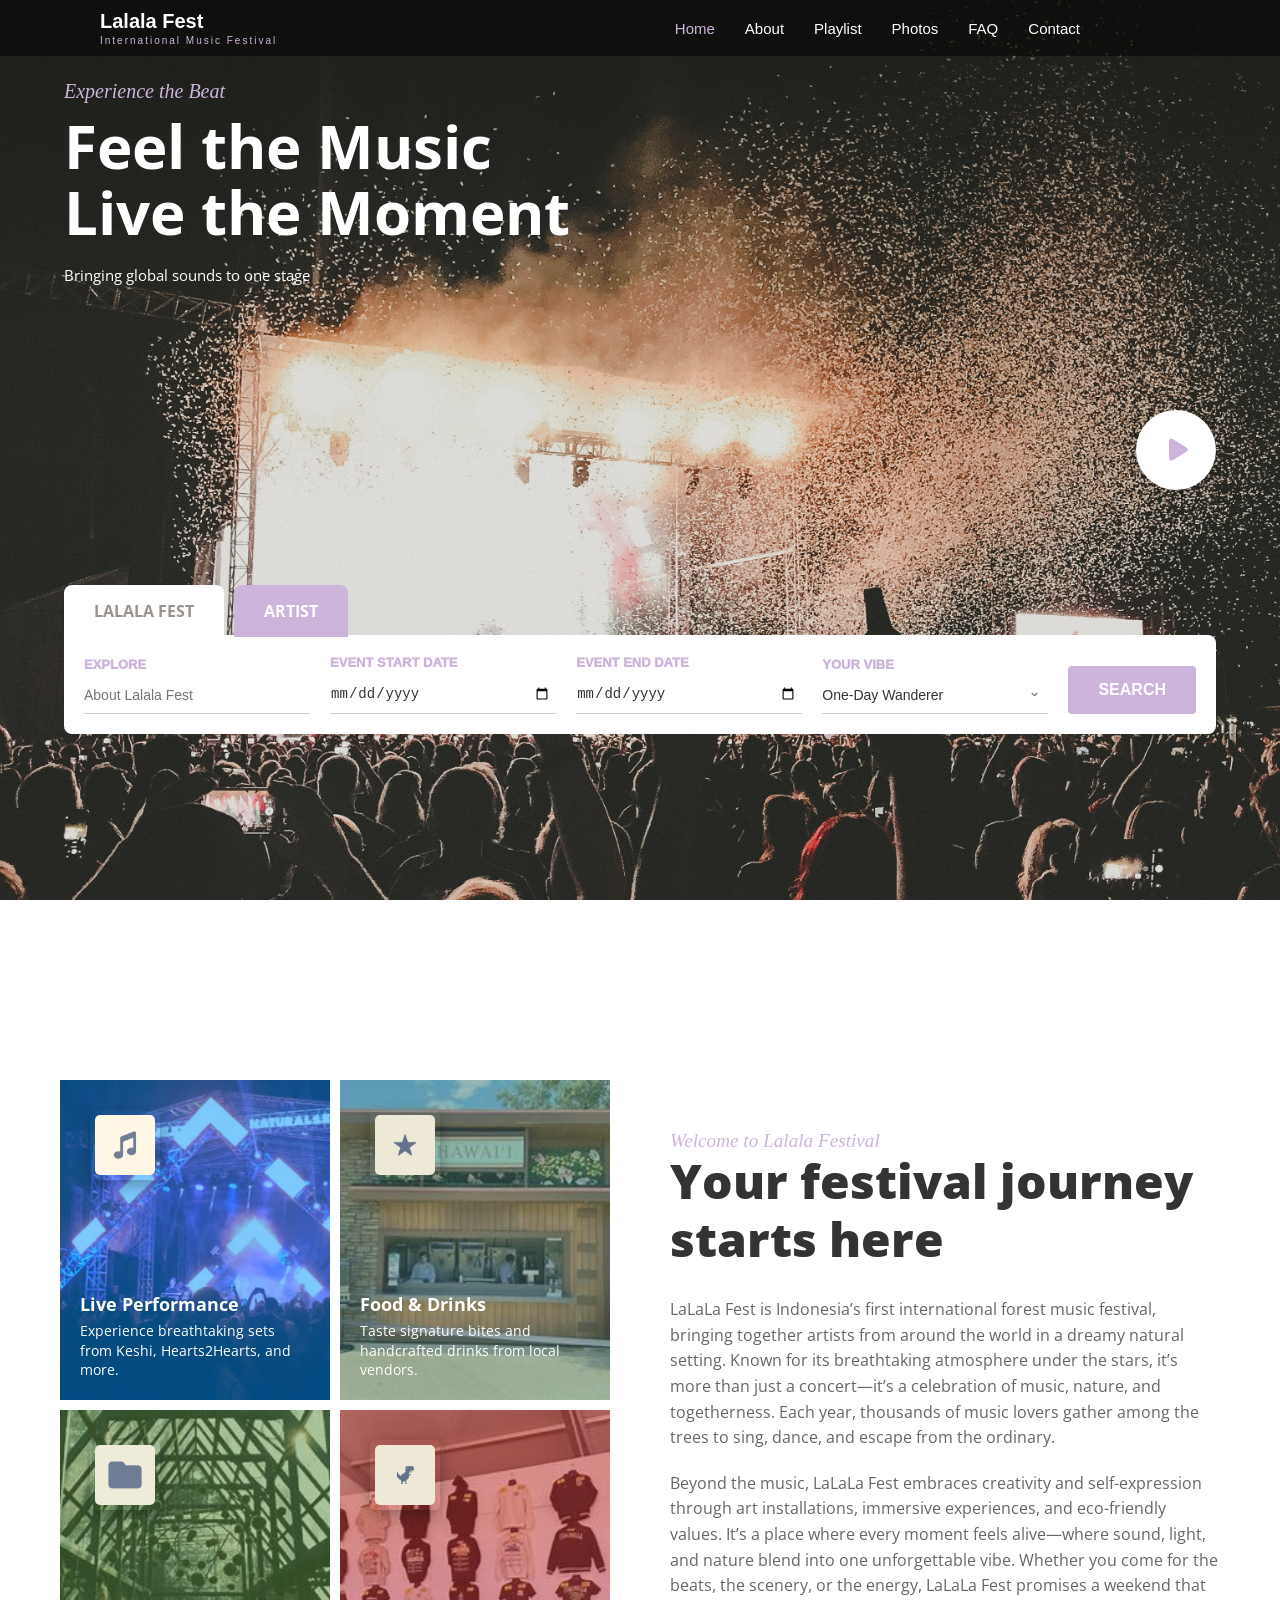
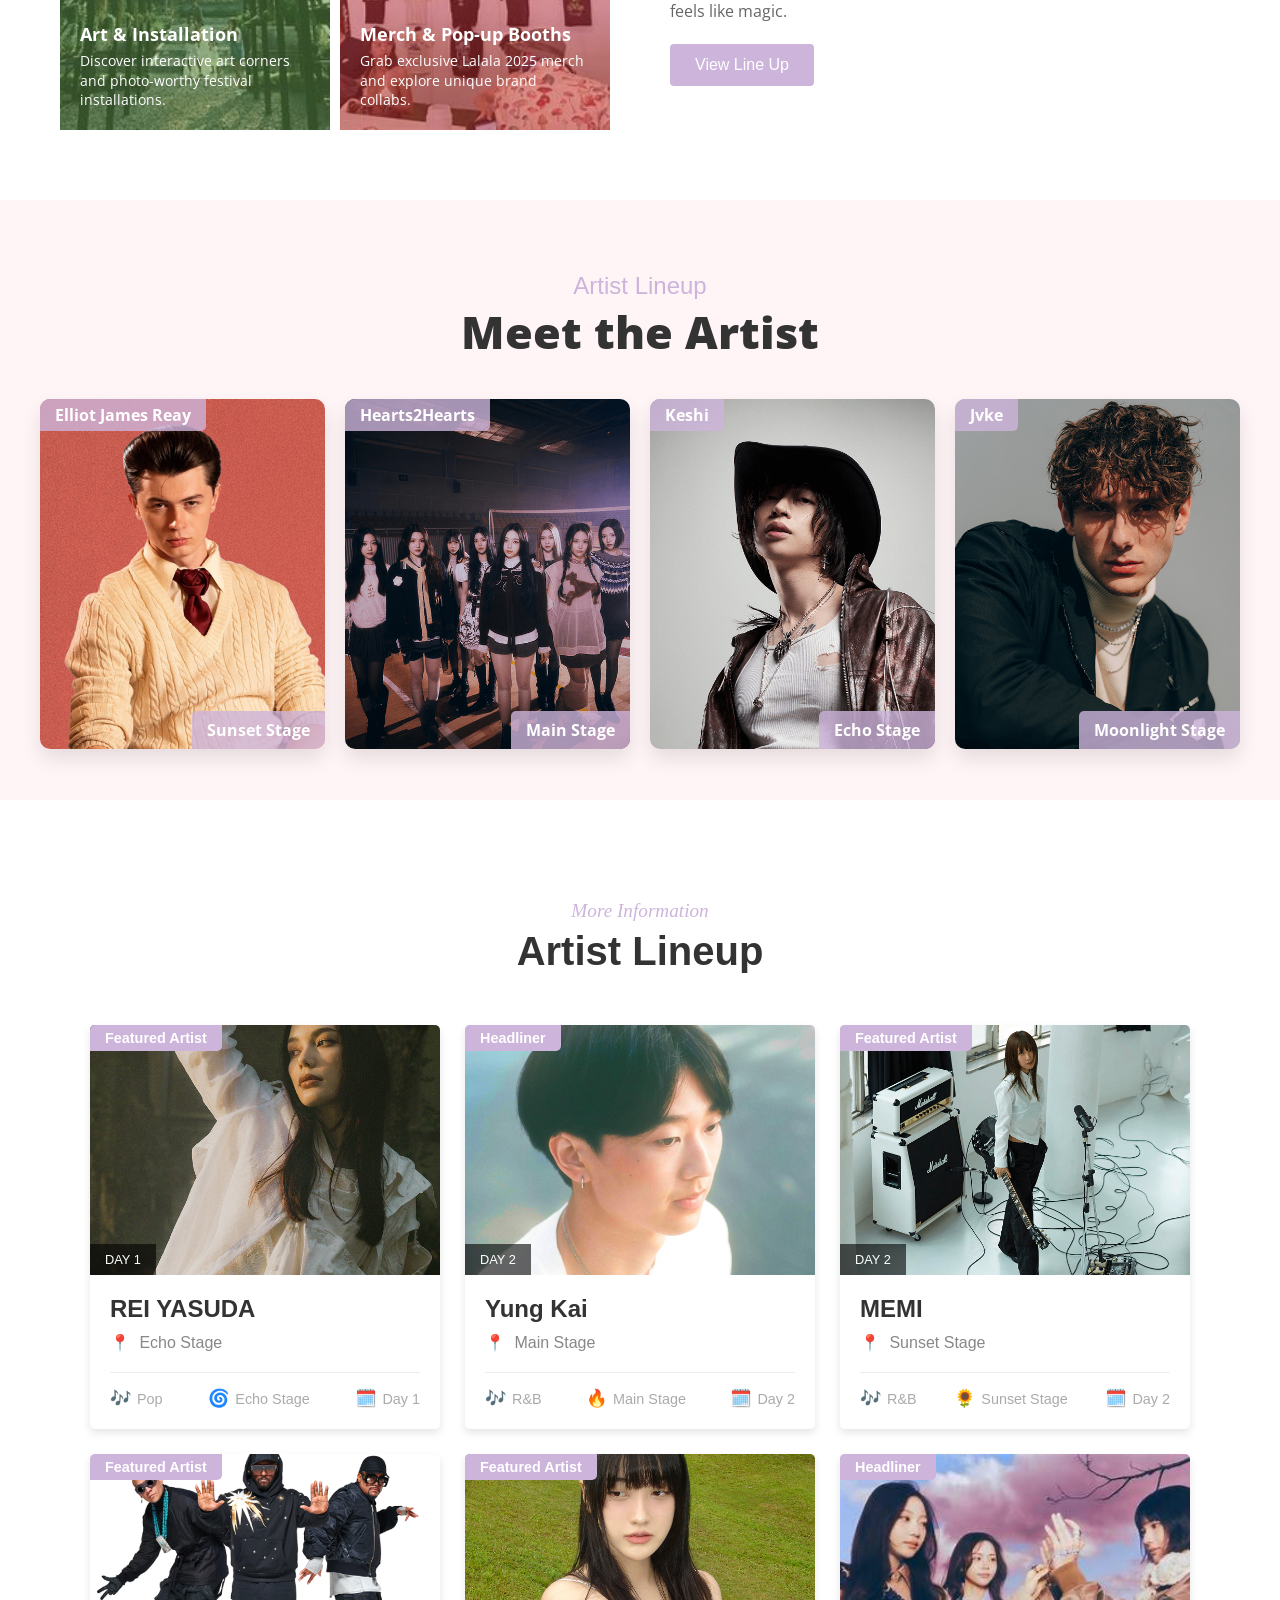
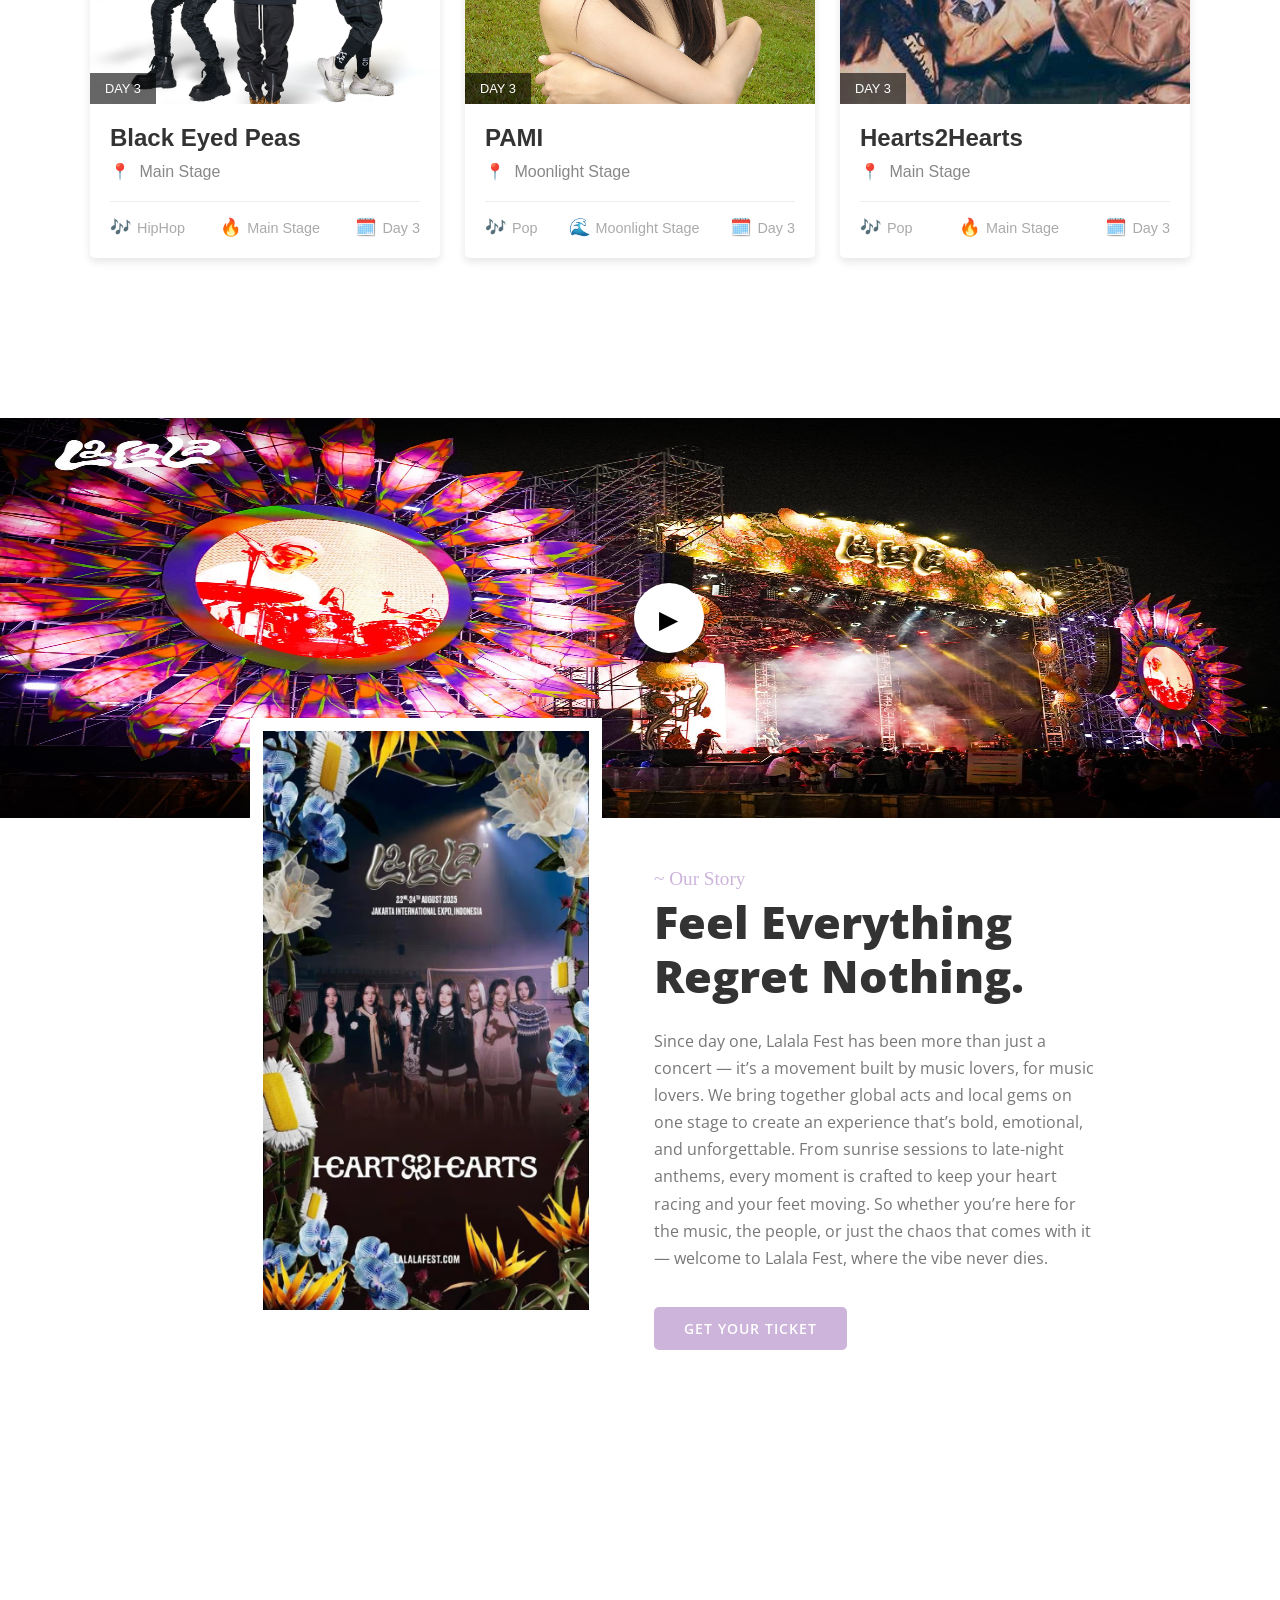
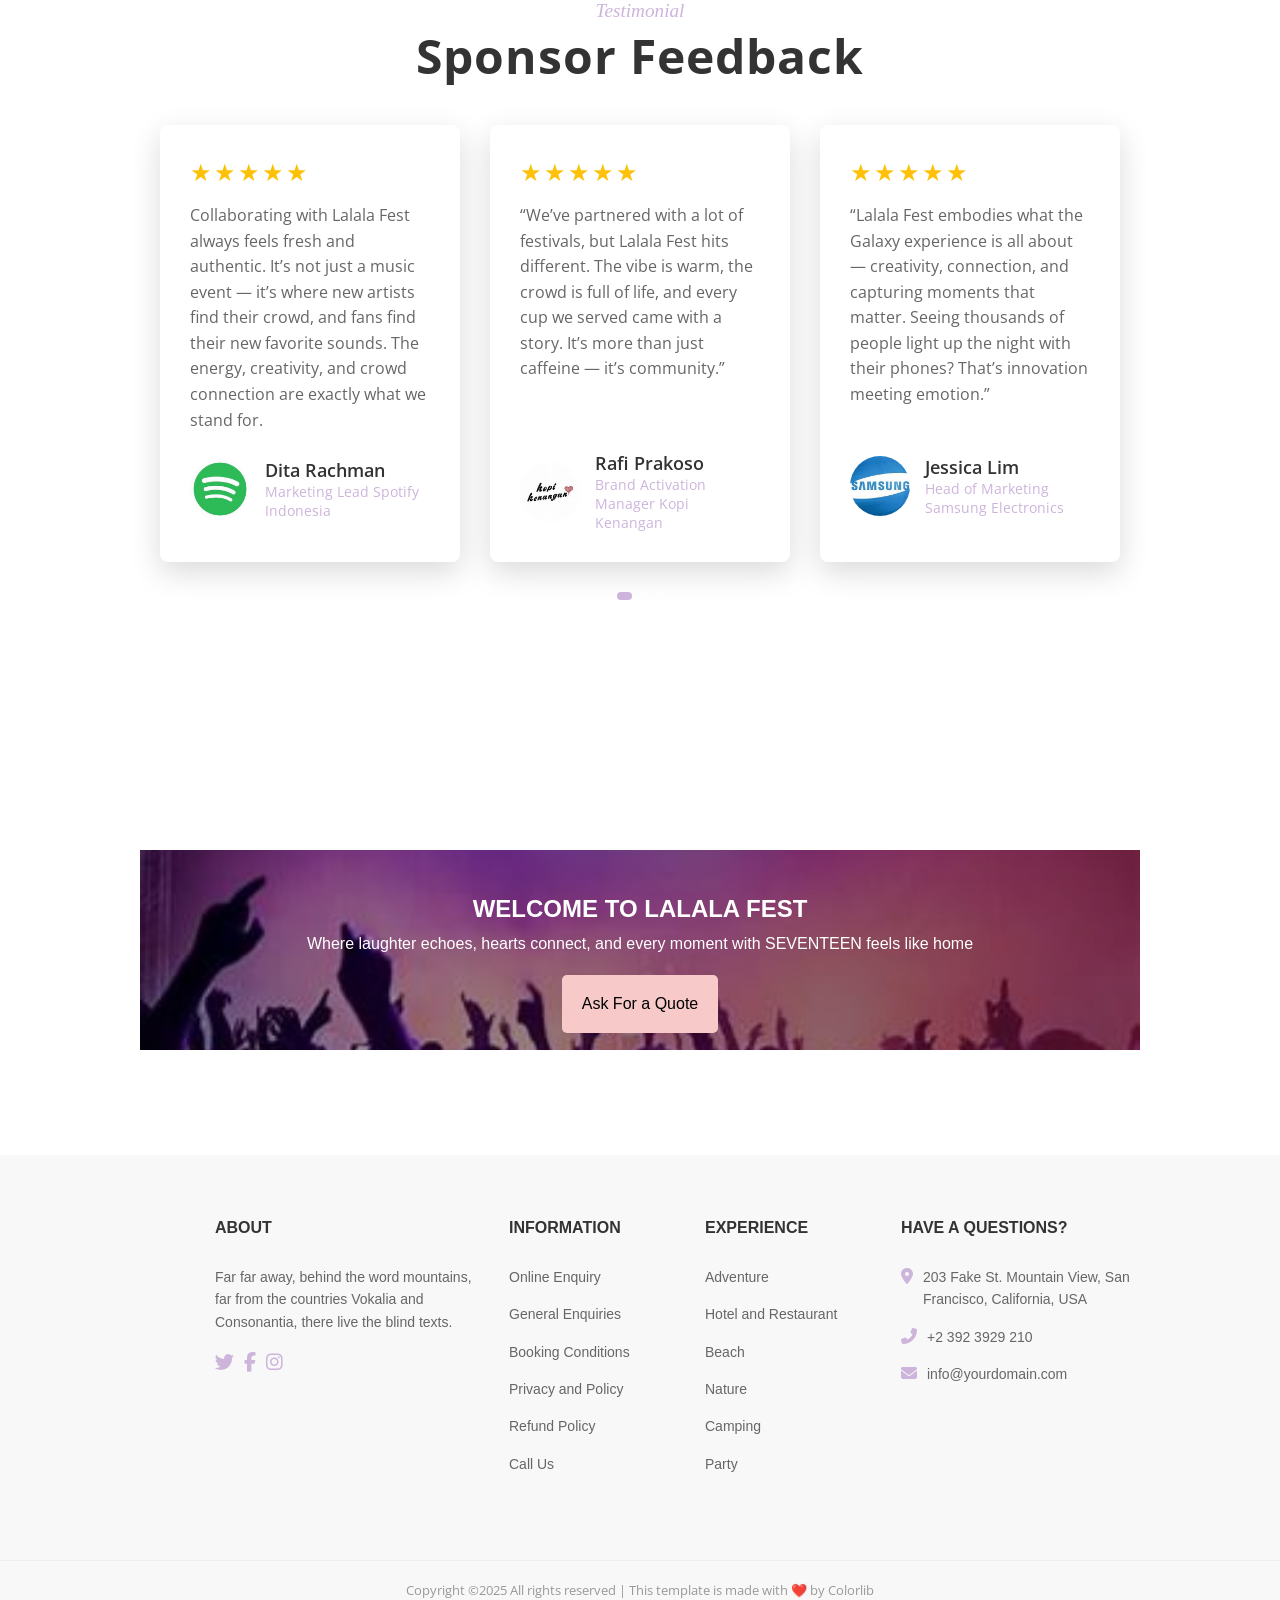
<file: index.html>
<!DOCTYPE html>
<html lang="id">
  <head>
    <meta charset="UTF-8" />
    <meta name="viewport" content="width=device-width, initial-scale=1.0" />
    <title>Audrey Cecilia - 825240057</title>
    <link rel="stylesheet" href="style.css" />
    <link
      href="https://fonts.googleapis.com/css2?family=Open+Sans:wght@400;600;700&family=Playfair+Display:ital,wght@1,700&display=swap"
      rel="stylesheet"
    />
    <link
      rel="stylesheet"
      href="https://cdnjs.cloudflare.com/ajax/libs/font-awesome/6.4.0/css/all.min.css"
    />
  </head>
  <body>
    <header class="container1">
      <div class="background">
        <img src="images/background.jpg" alt="Background" />
      </div>
      <div class="overlay"></div>
      <div class="container">
        <nav class="navbar">
          <div class="logo">
            Lalala Fest<br />
            <small>International Music Festival</small>
          </div>
          <div class="menu">
            <a href="#" class="active">Home</a>
            <a href="#">About</a>
            <a href="#">Playlist</a>
            <a href="#">Photos</a>
            <a href="#">FAQ</a>
            <a href="contact.html">Contact</a>
          </div>
        </nav>

        <div class="hero-content">
          <p class="welcome-text">Experience the Beat</p>
          <h1>
            Feel the Music <br />
            Live the Moment
          </h1>
          <p class="tagline">Bringing global sounds to one stage</p>
        </div>

        <div class="play-button">
          <i class="fas fa-play"></i>
        </div>

        <div class="search-bar">
          <div class="search-tabs">
            <a href="#" class="active">LALALA FEST</a>
            <a href="#">ARTIST</a>
          </div>
          <div class="search-form-grid">
            <div class="input-group">
              <label>EXPLORE</label>
              <input type="text" placeholder="About Lalala Fest" />
            </div>
            <div class="input-group">
              <label>EVENT START DATE</label>
              <input type="date" />
            </div>
            <div class="input-group">
              <label>EVENT END DATE</label>
              <input type="date" />
            </div>
            <div class="input-group">
              <label>YOUR VIBE</label>
              <select
                id="ticket"
                name="ticket"
                aria-placeholder="Select your vibe"
              >
                <option value="one-day">Chill Zone (Regular)</option>
                <option value="weekend">Groove Access (VIP)</option>
                <option value="vip">Crew Pack (Group)</option>
                <option value="group" selected>One-Day Wanderer</option>
              </select>
            </div>
            <button class="search-button">SEARCH</button>
          </div>
        </div>
      </div>
    </header>

    <!-- CONTAINER 2 -->
    <div class="container2">
      <div class="card-column">
        <div class="card-grid">
          <div class="card" style="background-image: url('images/gambar1.jpg')">
            <div
              class="card-overlay"
              style="background-color: rgba(0, 150, 255, 0.5)"
            >
              <div class="icon-box">
                <img src="images/music.jpg" />
              </div>
              <div class="card-content">
                <h3>Live Performance</h3>
                <p>
                  Experience breathtaking sets from Keshi, Hearts2Hearts, and
                  more.
                </p>
              </div>
            </div>
          </div>

          <div
            class="card"
            style="background-image: url('images/gambar2.jpeg')"
          >
            <div
              class="card-overlay"
              style="background-color: rgba(68, 114, 112, 0.5)"
            >
              <div class="icon-box">
                <img src="images/bintang.jpg" />
              </div>
              <div class="card-content">
                <h3>Food & Drinks</h3>
                <p>
                  Taste signature bites and handcrafted drinks from local
                  vendors.
                </p>
              </div>
            </div>
          </div>

          <div
            class="card"
            style="background-image: url('images/gambar3.jpeg')"
          >
            <div
              class="card-overlay"
              style="background-color: rgba(99, 150, 68, 0.5)"
            >
              <div class="icon-box">
                <img src="images/doc.jpg" />
              </div>
              <div class="card-content">
                <h3>Art & Installation</h3>
                <p>
                  Discover interactive art corners and photo-worthy festival
                  installations.
                </p>
              </div>
            </div>
          </div>

          <div
            class="card"
            style="background-image: url('images/gambar4.jpeg')"
          >
            <div
              class="card-overlay"
              style="background-color: rgba(200, 50, 50, 0.5)"
            >
              <div class="icon-box">
                <img src="images/dino.jpg" />
              </div>
              <div class="card-content">
                <h3>Merch & Pop-up Booths</h3>
                <p>
                  Grab exclusive Lalala 2025 merch and explore unique brand
                  collabs.
                </p>
              </div>
            </div>
          </div>
        </div>
      </div>

      <div class="content-column">
        <p class="subtitle">Welcome to Lalala Festival</p>
        <h1>
          Your festival journey <br />
          starts here
        </h1>
        <p class="body-text">
          LaLaLa Fest is Indonesia’s first international forest music festival,
          bringing together artists from around the world in a dreamy natural
          setting. Known for its breathtaking atmosphere under the stars, it’s
          more than just a concert—it’s a celebration of music, nature, and
          togetherness. Each year, thousands of music lovers gather among the
          trees to sing, dance, and escape from the ordinary.
        </p>
        <p class="body-text">
          Beyond the music, LaLaLa Fest embraces creativity and self-expression
          through art installations, immersive experiences, and eco-friendly
          values. It’s a place where every moment feels alive—where sound,
          light, and nature blend into one unforgettable vibe. Whether you come
          for the beats, the scenery, or the energy, LaLaLa Fest promises a
          weekend that feels like magic.
        </p>
        <button class="btn-primary">View Line Up</button>
      </div>
    </div>

    <!-- CONTAINER 3 -->
    <div class="container3">
      <header>
        <br />
        <p class="logo-text">Artist Lineup</p>
        <h1>Meet the Artist</h1>
      </header>

      <div class="artists-container">
        <div class="artist-card">
          <img src="images/artis1.png" />
          <span class="artist-name">Elliot James Reay</span>
          <span class="stage-name">Sunset Stage</span>
        </div>

        <div class="artist-card">
          <img src="images/artis2.png" />
          <span class="artist-name">Hearts2Hearts</span>
          <span class="stage-name">Main Stage</span>
        </div>

        <div class="artist-card">
          <img src="images/artis3.png" />
          <span class="artist-name">Keshi</span>
          <span class="stage-name">Echo Stage</span>
        </div>

        <div class="artist-card">
          <img src="images/artis4.png" />
          <span class="artist-name">Jvke</span>
          <span class="stage-name">Moonlight Stage</span>
        </div>
      </div>
    </div>

    <!-- CONTAINER 4 -->
    <div class="container4">
      <div class="lineup-section">
        <p class="lineup-label">More Information</p>
        <h1 class="section-title">Artist Lineup</h1>

        <div class="card-container">
          <div class="lineup-card">
            <div class="image-wrapper">
              <img src="images/lineup1.png" class="tour-image" />
              <span class="status">Featured Artist</span>
              <span class="day">Day 1</span>
            </div>
            <div class="card-body">
              <h2 class="card-title">REI YASUDA</h2>
              <p class="location-text">
                <span class="location-icon">📍</span>
                Echo Stage
              </p>
              <div class="features">
                <span class="feature-item">
                  <span class="icon">🎶</span> Pop
                </span>
                <span class="feature-item">
                  <span class="icon">🌀</span> Echo Stage
                </span>
                <span class="feature-item">
                  <span class="icon">🗓️</span> Day 1
                </span>
              </div>
            </div>
          </div>

          <div class="lineup-card">
            <div class="image-wrapper">
              <img src="images/lineup3.png" class="tour-image" />
              <span class="status">Headliner</span>
              <span class="day">Day 2</span>
            </div>
            <div class="card-body">
              <h2 class="card-title">Yung Kai</h2>
              <p class="location-text">
                <span class="location-icon">📍</span>
                Main Stage
              </p>
              <div class="features">
                <span class="feature-item">
                  <span class="icon">🎶</span> R&B
                </span>
                <span class="feature-item">
                  <span class="icon">🔥</span> Main Stage
                </span>
                <span class="feature-item">
                  <span class="icon">🗓️</span> Day 2
                </span>
              </div>
            </div>
          </div>

          <div class="lineup-card">
            <div class="image-wrapper">
              <img src="images/lineup2.png" class="tour-image" />
              <span class="status">Featured Artist</span>
              <span class="day">Day 2</span>
            </div>
            <div class="card-body">
              <h2 class="card-title">MEMI</h2>
              <p class="location-text">
                <span class="location-icon">📍</span>
                Sunset Stage
              </p>
              <div class="features">
                <span class="feature-item">
                  <span class="icon">🎶</span> R&B
                </span>
                <span class="feature-item">
                  <span class="icon">🌻</span> Sunset Stage
                </span>
                <span class="feature-item">
                  <span class="icon">🗓️</span> Day 2
                </span>
              </div>
            </div>
          </div>

          <div class="lineup-card">
            <div class="image-wrapper">
              <img src="images/lineup4.png" class="tour-image" />
              <span class="status">Featured Artist</span>
              <span class="day">Day 3</span>
            </div>
            <div class="card-body">
              <h2 class="card-title">Black Eyed Peas</h2>
              <p class="location-text">
                <span class="location-icon">📍</span>
                Main Stage
              </p>
              <div class="features">
                <span class="feature-item">
                  <span class="icon">🎶</span> HipHop
                </span>
                <span class="feature-item">
                  <span class="icon">🔥</span> Main Stage
                </span>
                <span class="feature-item">
                  <span class="icon">🗓️</span> Day 3
                </span>
              </div>
            </div>
          </div>

          <div class="lineup-card">
            <div class="image-wrapper">
              <img src="images/lineup5.png" class="tour-image" />
              <span class="status">Featured Artist</span>
              <span class="day">Day 3</span>
            </div>
            <div class="card-body">
              <h2 class="card-title">PAMI</h2>
              <p class="location-text">
                <span class="location-icon">📍</span>
                Moonlight Stage
              </p>
              <div class="features">
                <span class="feature-item">
                  <span class="icon">🎶</span> Pop
                </span>
                <span class="feature-item">
                  <span class="icon">🌊</span> Moonlight Stage
                </span>
                <span class="feature-item">
                  <span class="icon">🗓️</span> Day 3
                </span>
              </div>
            </div>
          </div>

          <div class="lineup-card">
            <div class="image-wrapper">
              <img src="images/lineupp6.jpeg" class="tour-image" />
              <span class="status">Headliner</span>
              <span class="day">Day 3</span>
            </div>
            <div class="card-body">
              <h2 class="card-title">Hearts2Hearts</h2>
              <p class="location-text">
                <span class="location-icon">📍</span>
                Main Stage
              </p>
              <div class="features">
                <span class="feature-item">
                  <span class="icon">🎶</span> Pop
                </span>
                <span class="feature-item">
                  <span class="icon">🔥</span> Main Stage
                </span>
                <span class="feature-item">
                  <span class="icon">🗓️</span> Day 3
                </span>
              </div>
            </div>
          </div>
        </div>
      </div>
    </div>

    <!-- CONTAINER 5 -->
    <div class="container5">
      <div class="hero-section">
        <div class="hero-left">
          <div class="background-top">
            <img src="images/bekgron.jpg" />
            <div class="play-icon">
              <span>▶</span>
            </div>
          </div>
          <div class="featured-image">
            <img src="images/depan.avif" />
          </div>
        </div>

        <div class="hero-right">
          <p class="sub-judul">~ Our Story</p>
          <h1>
            Feel Everything <br />
            Regret Nothing.
          </h1>
          <p class="deskripsi">
            Since day one, Lalala Fest has been more than just a concert — it’s
            a movement built by music lovers, for music lovers. We bring
            together global acts and local gems on one stage to create an
            experience that’s bold, emotional, and unforgettable. From sunrise
            sessions to late-night anthems, every moment is crafted to keep your
            heart racing and your feet moving. So whether you’re here for the
            music, the people, or just the chaos that comes with it — welcome to
            Lalala Fest, where the vibe never dies.
          </p>
          <a href="#" class="tombol">GET YOUR TICKET</a>
        </div>
      </div>
    </div>

    <!-- CONTAINER 6 -->
    <div class="container6">
      <section class="testimonial-section">
        <div class="header-content">
          <p class="subtitle">Testimonial</p>
          <h1 class="title">Sponsor Feedback</h1>
        </div>

        <div class="feedback-container">
          <div class="feedback-card">
            <div class="stars">
              <span class="star-filled">★</span>
              <span class="star-filled">★</span>
              <span class="star-filled">★</span>
              <span class="star-filled">★</span>
              <span class="star-filled">★</span>
            </div>
            <p class="review-text">
              Collaborating with Lalala Fest always feels fresh and authentic.
              It’s not just a music event — it’s where new artists find their
              crowd, and fans find their new favorite sounds. The energy,
              creativity, and crowd connection are exactly what we stand for.
            </p>
            <div class="reviewer-info">
              <img src="images/sponsor1.jpeg" class="profile-img" />
              <div>
                <p class="reviewer-name">Dita Rachman</p>
                <p class="reviewer-role">Marketing Lead Spotify Indonesia</p>
              </div>
            </div>
          </div>

          <div class="feedback-card">
            <div class="stars">
              <span class="star-filled">★</span>
              <span class="star-filled">★</span>
              <span class="star-filled">★</span>
              <span class="star-filled">★</span>
              <span class="star-filled">★</span>
            </div>
            <p class="review-text">
              “We’ve partnered with a lot of festivals, but Lalala Fest hits
              different. The vibe is warm, the crowd is full of life, and every
              cup we served came with a story. It’s more than just caffeine —
              it’s community.”
            </p>
            <br /><br />
            <div class="reviewer-info">
              <img src="images/sponsor2.jpeg" class="profile-img" />
              <div>
                <p class="reviewer-name">Rafi Prakoso</p>
                <p class="reviewer-role">
                  Brand Activation Manager Kopi Kenangan
                </p>
              </div>
            </div>
          </div>

          <div class="feedback-card">
            <div class="stars">
              <span class="star-filled">★</span>
              <span class="star-filled">★</span>
              <span class="star-filled">★</span>
              <span class="star-filled">★</span>
              <span class="star-filled">★</span>
            </div>
            <p class="review-text">
              “Lalala Fest embodies what the Galaxy experience is all about —
              creativity, connection, and capturing moments that matter. Seeing
              thousands of people light up the night with their phones? That’s
              innovation meeting emotion.”
            </p>
            <br />
            <div class="reviewer-info">
              <img src="images/sponsor3.jpeg" class="profile-img" />
              <div>
                <p class="reviewer-name">Jessica Lim</p>
                <p class="reviewer-role">
                  Head of Marketing Samsung Electronics
                </p>
              </div>
            </div>
          </div>
        </div>

        <div class="slider-dots">
          <span class="dot active"></span>
          <span class="dot"></span>
          <span class="dot"></span>
        </div>
      </section>
    </div>

   
    <!-- CONTAINER 7 -->

    <div class="container8">
      <img src="images/banner.jpg" alt="BANNER" />
      <h2>WELCOME TO LALALA FEST</h2>
      <h4>
        Where laughter echoes, hearts connect, and every moment with SEVENTEEN
        feels like home
      </h4>

      <div class="menubanner">
        <a href="#">Ask For a Quote</a>
      </div>
    </div>
  </body>

  <!-- FOOTER -->

  <footer class="footer">
    <div class="footer-col about-col">
      <h3>About</h3>
      <p>
        Far far away, behind the word mountains, far from the countries Vokalia
        and Consonantia, there live the blind texts.
      </p>

      <div class="footer-social">
        <a href="#" class="icon twitter" aria-label="Twitter"
          ><i class="fab fa-twitter"></i
        ></a>
        <a href="#" class="icon facebook" aria-label="Facebook"
          ><i class="fab fa-facebook-f"></i
        ></a>
        <a href="#" class="icon instagram" aria-label="Instagram"
          ><i class="fab fa-instagram"></i
        ></a>
      </div>
    </div>

    <div class="footer-col info-col">
      <h3>Information</h3>
      <p><a href="#">Online Enquiry</a></p>
      <p><a href="#">General Enquiries</a></p>
      <p><a href="#">Booking Conditions</a></p>
      <p><a href="#">Privacy and Policy</a></p>
      <p><a href="#">Refund Policy</a></p>
      <p><a href="#">Call Us</a></p>
    </div>

    <div class="footer-col experience-col">
      <h3>Experience</h3>
      <p><a href="#">Adventure</a></p>
      <p><a href="#">Hotel and Restaurant</a></p>
      <p><a href="#">Beach</a></p>
      <p><a href="#">Nature</a></p>
      <p><a href="#">Camping</a></p>
      <p><a href="#">Party</a></p>
    </div>

    <div class="footer-col contact-col">
      <h3>Have a Questions?</h3>
      <p>
        <i class="fas fa-map-marker-alt"></i> 203 Fake St. Mountain View, San
        Francisco, California, USA
      </p>
      <p><i class="fas fa-phone-alt"></i> +2 392 3929 210</p>
      <p><i class="fas fa-envelope"></i> info@yourdomain.com</p>
    </div>
  </footer>

  <div class="footer-bottom">
    <p>
      Copyright ©2025 All rights reserved | This template is made with ❤️ by
      Colorlib
    </p>
  </div>
</html>
</file>
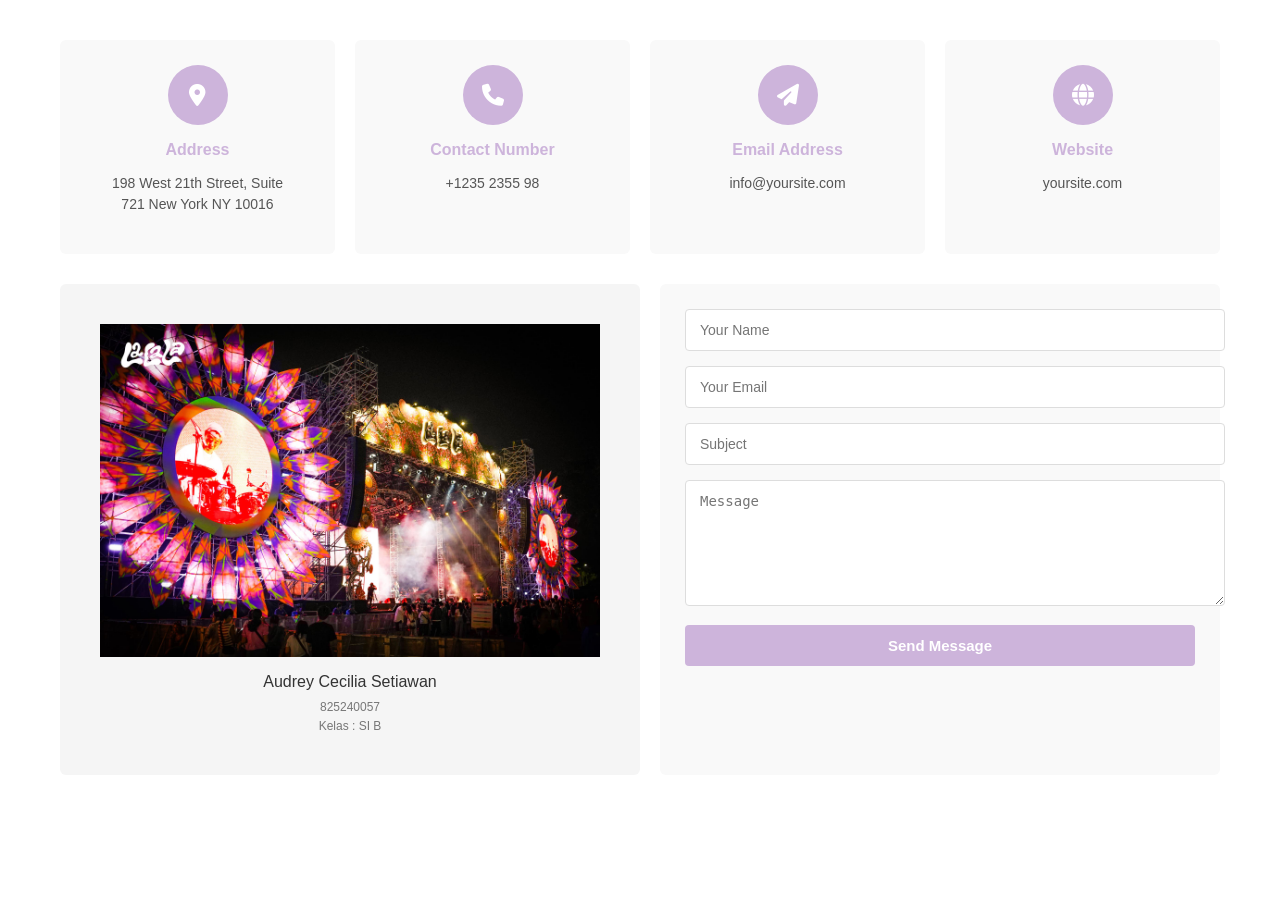
<file: contact.html>
<!DOCTYPE html>
<html lang="en">
<head>
  <meta charset="UTF-8">
  <meta name="viewport" content="width=device-width, initial-scale=1.0">
  <title>Contact</title>
  <link rel="stylesheet" href="contact.css">
  <link rel="stylesheet" href="https://cdnjs.cloudflare.com/ajax/libs/font-awesome/6.4.0/css/all.min.css">
</head>
<body>
  <section class="contact-section">
    <div class="contact-info">
      <div class="info-box">
        <div class="icon"><i class="fa-solid fa-location-dot"></i></div>
        <h3>Address</h3>
        <p>198 West 21th Street, Suite<br>721 New York NY 10016</p>
      </div>
      <div class="info-box">
        <div class="icon"><i class="fa-solid fa-phone"></i></div>
        <h3>Contact Number</h3>
        <p>+1235 2355 98</p>
      </div>
      <div class="info-box">
        <div class="icon"><i class="fa-solid fa-paper-plane"></i></div>
        <h3>Email Address</h3>
        <p>info@yoursite.com</p>
      </div>
      <div class="info-box">
        <div class="icon"><i class="fa-solid fa-globe"></i></div>
        <h3>Website</h3>
        <p>yoursite.com</p>
      </div>
    </div>

    <div class="contact-content">
      <div class="gambar">
        <div class="identitas">
            <img src="images/bekgron.jpg">
          <p>Audrey Cecilia Setiawan</p>
          <small>825240057<br>
            Kelas : SI B</small>
        </div>
      </div>
      <div class="form">
        <form>
          <input type="text" placeholder="Your Name" required>
          <input type="email" placeholder="Your Email" required>
          <input type="text" placeholder="Subject" required>
          <textarea placeholder="Message" required></textarea>
          <button type="submit">Send Message</button>
        </form>
      </div>
    </div>
  </section>
</body>
</html>
</file>
<file: style.css>
* {
  margin: 0;
  padding: 0;
  box-sizing: border-box;
}

body {
  font-family: "Open Sans", sans-serif;
  background-color: white;
  color: #333333;
}

a {
  text-decoration: none;
  color: inherit;
}

.container1 {
  position: relative;
  height: 100vh;
  display: flex;
  flex-direction: column;
}

.container1 .background {
  position: absolute;
  top: 0;
  left: 0;
  width: 100%;
  height: 100%;
  z-index: 0;
  overflow: hidden;
}

.container1 .background img {
  width: 100%;
  height: 100%;
  object-fit: cover;
  object-position: center;
}

.overlay {
  position: absolute;
  top: 0;
  left: 0;
  width: 100%;
  height: 100%;
  z-index: 1;
  background: linear-gradient(
    180deg,
    rgba(0, 0, 0, 0.3) 0%,
    rgba(0, 0, 0, 0.1) 40%,
    rgba(0, 0, 0, 0.1) 100%
  );
}

.container {
  width: 90%;
  max-width: 1200px;
  margin: 0 auto;
  position: relative;
  z-index: 2;
  flex-grow: 1;
  display: flex;
  flex-direction: column;
  color: #ffffff;
}

.navbar {
  font-family: "Poppins", sans-serif;
  display: flex;
  justify-content: space-between;
  align-items: center;
  position: fixed;
  top: 0;
  left: 0;
  width: 100%;
  background-color: rgba(0, 0, 0, 0.5);
  z-index: 1000;
  padding: 10px 200px 10px 100px;
}

.logo {
  font-family: "Poppins", sans-serif;
  font-weight: 800;
  font-size: 20px;
}

.logo small {
  font-family: "Poppins", sans-serif;
  display: block;
  font-size: 10px;
  font-weight: 400;
  letter-spacing: 2px;
  margin-top: 2px;
  color: #cdb4db;
}

.menu {
  display: flex;
  gap: 30px;
}

.menu a {
  font-size: 15px;
  font-weight: 200;
  padding: 5px 0;
}

.menu a.active {
  color: #cdb4db;
}

.hero-content {
  margin-top: 80px;
  margin-bottom: 0;
}

.welcome-text {
  font-family: "Poppins", serif;
  font-style: italic;
  font-size: 20px;
  color: #cdb4db;
  margin-bottom: 10px;
}

.hero-content h1 {
  font-size: 60px;
  font-weight: 700;
  line-height: 1.1;
  margin-bottom: 20px;
  color: white;
}

.tagline {
  font-size: 15px;
  font-weight: 400;
  max-width: 500px;
}

.play-button {
  position: absolute;
  top: 50%;
  right: 0;
  transform: translateY(-50%);
  width: 80px;
  height: 80px;
  background-color: #ffffff;
  border-radius: 50%;
  display: flex;
  justify-content: center;
  align-items: center;
  cursor: pointer;
  z-index: 3;
  box-shadow: 0 4px 15px rgba(0, 0, 0, 0.2);
}

.play-button i {
  color: #cdb4db;
  font-size: 25px;
  transform: translateX(2px);
}

.search-bar {
  margin-top: 300px;
  width: 100%;
  margin-bottom: 100px;
}

.search-tabs {
  display: flex;
  gap: 10px;
  margin-bottom: -2px;
}

.search-tabs a {
  padding: 15px 30px;
  border: none;
  font-size: 16px;
  font-weight: 600;
  cursor: pointer;
  color: #333333;
  border-bottom: none;
}

.search-tabs a.active {
  background-color: white;
  border-top-left-radius: 8px;
  border-top-right-radius: 8px;
  color: #9a928f;
  font-weight: bold;
}

.search-tabs a:not(.active) {
  background-color: #cdb4db;
  border-top-left-radius: 8px;
  border-top-right-radius: 8px;
  color: white;
  font-weight: bold;
}

.search-form-grid {
  background-color: white;
  padding: 20px;
  border-radius: 0 8px 8px 8px;
  display: grid;
  grid-template-columns: repeat(4, 1fr) auto;
  gap: 20px;
  align-items: end;
  font-family: "Poppins", sans-serif;
  font-weight: bold;
}

.input-group {
  display: flex;
  flex-direction: column;
}

.input-group label {
  font-size: 13px;
  font-weight: 1000;
  color: #cdb4db;
  margin-bottom: 5px;
}

.input-group input,
.input-group select {
  width: 100%;
  padding: 10px 0;
  border: none;
  border-bottom: 1px solid #ccc;
  background: transparent;
  font-size: 14px;
  color: #333333;
  -webkit-appearance: none;
  -moz-appearance: none;
  appearance: none;
  padding-right: 5px;
}

.input-group input:focus,
.input-group select:focus {
  outline: none;
  border-bottom-color: #cdb4db;
}

.input-group select {
  cursor: pointer;
  background-image: url("data:image/svg+xml,%3Csvg xmlns='http://www.w3.org/2000/svg' viewBox='0 0 20 20'%3E%3Cpath fill='%23666' d='M9.293 12.95l.707.707L15.657 8l-1.414-1.414L10 10.828 5.757 6.586 4.343 8z'/%3E%3C/svg%3E");
  background-repeat: no-repeat;
  background-position: right 0.5rem center;
  background-size: 0.8em;
  padding-right: 1.5rem;
}

.search-button {
  padding: 15px 30px;
  background-color: #cdb4db;
  color: #ffffff;
  border: none;
  border-radius: 4px;
  font-size: 16px;
  font-weight: 600;
  cursor: pointer;
  transition: background-color 0.3s;
}

/* CONTAINER 2 */
.container2 {
  display: flex;
  max-width: 1200px;
  margin: 0 auto;
  padding: 0 20px;
  margin-top: 180px;
}

.card-column {
  flex: 0 0 50%;
  padding-right: 30px;
}

.card-grid {
  display: grid;
  grid-template-columns: repeat(2, 1fr);
  gap: 10px;
}

.card {
  height: 320px;
  background-size: cover;
  background-repeat: no-repeat;
  background-position: center;
  position: relative; 
  overflow: hidden;
}

.card-overlay {
  position: absolute;
  top: 0;
  left: 0;
  width: 100%;
  height: 100%;
  color: white;
  padding: 20px;
}

.icon-box {
  position: absolute; 
  top: 30px;
  left: 30px;
  width: 70px; 
  height: 70px;
  border-radius: 5px; 
  display: flex;
  justify-content: center;
  align-items: center;
  font-size: 28px;
  color: white;
  box-shadow: 0 5px 15px rgba(0, 0, 0, 0.3);
}

.icon-box img {
  width: 60px; 
  height: 60px;
  border-radius: 5px;
}

.card-content {
  position: absolute;
  bottom: 20px;
  left: 20px;
  right: 20px;
}

.card-content h3 {
  margin: 0 0 5px 0;
  font-size: 18px;
  font-weight: bold;
}

.card-content p {
  margin: 0;
  font-size: 14px;
  line-height: 1.4;
  z-index: 10;
}

.content-column {
  flex: 0 0 50%;
  padding-left: 30px;
  margin-top: 50px;
}

.subtitle {
  font-family: Georgia, "Times New Roman", Times, serif;
  font-style: italic;
  color: #cdb4db;
  font-size: 18px;
  margin-bottom: 5px;
}

.content-column h1 {
  font-size: 48px;
  line-height: 1.2;
  margin: 0 0 30px 0;
  color: #333;
}

.body-text {
  font-size: 16px;
  line-height: 1.6;
  color: #666;
  margin-bottom: 20px;
}

.btn-primary {
  background-color: #cdb4db;
  color: white;
  border: none;
  padding: 12px 25px;
  font-size: 16px;
  cursor: pointer;
  border-radius: 4px;
}

/* CONTAINER 3 */

.container3 {
  margin-bottom: 40px;
  margin-top: 70px;
  text-align: center;
  background-color: rgba(255, 182, 193, 0.15);
  max-width: 100%;
  height: 600px;
}

.logo-text {
  font-family: "Poppins", sans-serif;
  color: #cdb4db;
  font-size: 24px;
  margin-bottom: 5px;
  margin-top: 50px;
}

h1 {
  font-size: 36px;
  margin-top: 0;
}

.artists-container {
  display: flex;
  justify-content: center;
  gap: 20px;
  max-width: 1200px;
  margin: 0 auto;
  margin-top: 40px;
}

.artist-card {
  flex: 1;
  height: 350px;
  border-radius: 10px;
  overflow: hidden;
  position: relative; 
  box-shadow: 0 10px 20px rgba(0, 0, 0, 0.1);
  cursor: pointer;
  transition: transform 0.3s;
}

.artist-card:hover {
  transform: translateY(-5px);
}

.artist-card img {
  width: 100%;
  height: 100%;
  object-fit: cover; 
  display: block;
}

.artist-name {
  position: absolute;
  top: 0;
  left: 0;
  background-color: rgba(205, 180, 219, 0.8);
  color: white;
  padding: 5px 15px;
  font-weight: bold;
  font-size: 16px;
  border-radius: 0 0 5px 0;
  z-index: 10;
}

.stage-name {
  position: absolute;
  bottom: 0;
  right: 0;
  background-color: rgba(205, 180, 219, 0.8);
  color: white;
  padding: 8px 15px;
  font-weight: bold;
  font-size: 16px;
  border-radius: 5px 0 0 0;
  z-index: 10;
}

/* CONTAINER 4 */

.container4 {
  font-family: Arial, sans-serif; 
  padding: 20px;
  display: flex;
  justify-content: center;
}

.lineup-section {
  max-width: 1200px;
  width: 100%;
  text-align: center;
  padding: 40px 0;
}

.lineup-label {
  font-family: cursive;
  font-style: italic;
  color: #cdb4db;
  font-size: 1.2em;
  margin-bottom: 5px;
}

.section-title {
  font-size: 2.5em;
  font-weight: bold;
  color: #333;
  margin-top: 0;
  margin-bottom: 50px;
}

.card-container {
  display: flex; 
  flex-wrap: wrap; 
  gap: 25px;
  justify-content: center; 
}

.lineup-card {
  background-color: white;
  width: 350px; 
  box-shadow: 0 4px 8px rgba(0, 0, 0, 0.1); 
  border-radius: 5px; 
  overflow: hidden; 
  text-align: left;
  transition: transform 0.2s; 
}

.tour-card:hover {
  transform: translateY(-5px);
}

.image-wrapper {
  position: relative;
}

.tour-image {
  width: 100%;
  height: 250px;
  object-fit: cover; 
  display: block;
}

.status {
  position: absolute;
  top: 0;
  left: 0;
  background-color: #cdb4db; 
  color: white;
  padding: 5px 15px;
  font-weight: bold;
  font-size: 0.9em;
  border-bottom-right-radius: 5px;
}

.day {
  position: absolute;
  bottom: 0;
  left: 0;
  background-color: rgba(0, 0, 0, 0.6); 
  color: white;
  padding: 8px 15px;
  font-size: 0.8em;
  font-weight: 500;
  text-transform: uppercase;
}

.card-body {
  padding: 20px;
}

.card-title {
  font-size: 1.5em;
  font-weight: bold;
  color: #333;
  margin-top: 0;
  margin-bottom: 10px;
}

.location-text {
  color: #888; 
  font-size: 1em;
  margin-bottom: 20px;
}

.location-icon {
  color: #ff5722; 
  margin-right: 5px;
}

.features {
  display: flex;
  justify-content: space-between; 
  padding-top: 15px;
  border-top: 1px solid #eee; 
  color: #aaa; 
  font-size: 0.9em;
}

.feature-item {
  display: flex;
  align-items: center;
  gap: 5px;
}

.icon {
  color: #cdb4db;
  font-size: 1.2em;
}

/* CONTAINER 5 */

.container5 {
  margin-top: 100px;
}
.hero-section {
  display: flex;
  max-width: 1400px;
  margin: 0 auto;
  padding: 0;
  min-height: 90vh;
}

.hero-left {
  flex: 0 0 55%;
  position: relative;
  min-height: 550px;
}

.background-top {
  background-size: cover;
  background-position: center;
  width: 100%;
  height: 550px;
  position: relative;
  z-index: 1;
}

.background-top img {
  width: 185%;
  height: 400px;
}

.play-icon {
  position: absolute;
  left: 90%;
  top: 30%;
  width: 70px; 
  height: 70px;
  border-radius: 50%;
  background-color: white;
  display: flex;
  justify-content: center;
  align-items: center;
  cursor: pointer;
  z-index: 2; 
}

.play-icon span {
  color: black;
  font-size: 25px;
}

.featured-image {
  position: absolute;
  margin-top: -250px;
  left: 250px;
  width: 50%;
  padding: 13px;
  background-color: white;
  z-index: 2;
}

.featured-image img {
  width: 100%;
  height: auto;
  display: block;
}

.hero-right {
  flex: 0 0 45%;
  display: flex;
  flex-direction: column;
  padding-top: 150px;
  padding-left: 50px;
  padding-right: 50px;
  margin-top: 300px;
  margin-left: -100px;
  justify-content: flex-start;
}

.sub-judul {
  font-family: Georgia, "Times New Roman", Times, serif;
  color: #cdb4db;
  font-size: 1.2em;
  font-weight: 500;
  margin-bottom: 5px;
}

h1 {
  font-size: 2.8em;
  font-weight: 800;
  line-height: 1.2;
  margin-bottom: 25px;
  color: #333;
}

.deskripsi {
  color: #777;
  line-height: 1.7;
  margin-bottom: 35px;
  max-width: 450px;
}

.tombol {
  display: inline-block;
  padding: 12px 30px;
  background-color: #cdb4db;
  color: white;
  text-decoration: none;
  font-weight: 600;
  font-size: 0.9em;
  border-radius: 5px;
  text-transform: uppercase;
  letter-spacing: 1px;
  transition: background-color 0.3s;
  width: fit-content;
}

/* CONTAINER 6 */
.container6 {
  margin-top: 100px;
}
.testimonial-section {
  background-size: cover;
  background-position: center;
  min-height: 100vh; 
  display: flex;
  flex-direction: column;
  align-items: center;
  justify-content: center;
  padding: 50px 20px;
  box-sizing: border-box;
}


.header-content {
  text-align: center;
  color: black;
  margin-bottom: 40px;
}

.subtitle {
  font-size: 1.2em;
  font-weight: 400;
  margin: 0;
}

.title {
  font-size: 3em;
  font-weight: 700;
  margin: 5px 0 0;
  letter-spacing: 1px;
}

.feedback-container {
  display: flex;
  gap: 30px; 
  justify-content: center;
  flex-wrap: wrap;
  margin-bottom: 20px;
}


.feedback-card {
  background-color: white;
  padding: 30px;
  border-radius: 8px;
  box-shadow: 0 10px 30px rgba(0, 0, 0, 0.15); 
  width: 300px;
  text-align: left;
}


.stars {
  color: #ffc107;
  font-size: 1.5em;
  margin-bottom: 15px;
  letter-spacing: -2px; 
}

.star-filled {
  display: inline-block;
}

.review-text {
  font-size: 1em;
  line-height: 1.6;
  margin-bottom: 25px;
  color: #666;
}

.reviewer-info {
  display: flex;
  align-items: center;
}

.profile-img {
  width: 60px;
  height: 60px;
  border-radius: 50%; 
  object-fit: cover;
  margin-right: 15px;
}

.reviewer-name {
  font-weight: 600;
  margin: 0;
  font-size: 1.1em;
}

.reviewer-role {
  color: #cdb4db; 
  margin: 0;
  font-size: 0.9em;
}

.slider-dots {
  display: flex;
  gap: 8px;
  margin-top: 10px;
}

.dot {
  width: 8px;
  height: 8px;
  background-color: rgba(255, 255, 255, 0.4);
  border-radius: 50%;
}

.dot.active {
  background-color: #cdb4db; 
  width: 15px; 
  border-radius: 4px;
}

/* CONTAINER 7 */
.card-kotak {
    display: flex;
    justify-content: center;
    gap: 30px; 
    max-width: 1200px;
    width: 100%;
    padding-bottom: 50px;
}

.container7 {
    margin-top: 100px;
    margin-left: 100px;
}

.blog-card {
    background-color: white;
    width: 320px; 
    height: 300px;
    box-shadow: 0 4px 12px rgba(0, 0, 0, 0.08);
    border-radius: 4px;
    position: relative;
    transition: transform 0.3s;
}

.blog-card:hover {
    transform: translateY(-5px); 
    box-shadow: 0 8px 20px rgba(0, 0, 0, 0.15);
}

.card-image {
    background-size: cover;
    background-position: center;
    height: 100%;
    width: 100%;
    z-index: 1;
    position: absolute;
    width: 100%;
    height: 350px;
    z-index: 0;
    object-fit: cover;
}

.card-image img{
    width: 100%;
    height: 100%;
    object-fit: cover;
    display: block;
}

.date-badge {
    position: absolute;
    top: 0;
    left: 0;
    background-color: #cdb4db;
    color: white;
    padding: 10px 15px;
    line-height: 1.1;
    font-weight: 700;
    z-index: 10;
    display: flex; 
    align-items: center;
}

.date-day {
    font-size: 2.2em; 
    margin-right: 8px;
}

.date-info {
    display: flex;
    flex-direction: column;
    text-transform: uppercase;
    font-size: 0.75em;
}

.date-year {
    font-weight: 400;
}

.date-month {
    font-weight: 700;
}

.card-konten {
    padding: 20px;
    margin-top: 100px;
    margin-bottom: 20px;
    margin-left: 15px;
    height: 120px;
    bottom: -100px;
    width: 100%;
    position: absolute;
    z-index: 5;
    box-shadow: 0 -5px 15px rgba(0, 0, 0, 0.1);
    background-color: white;
    max-width: 250px;
}

.post-title {
    font-size: 1.3em;
    font-weight: 700;
    color: #333;
    margin: 0 0 15px 0;
    line-height: 1.4;
}

.read-more-btn {
    display: inline-block;
    background-color: #cdb4db; 
    color: white;
    text-decoration: none;
    padding: 10px 25px;
    border-radius: 4px;
    font-weight: 700;
    font-size: 0.9em;
    transition: background-color 0.3s;
}

/* CONTAINER 8 */
.container8 {
  position: relative;
  width: 100%;
  text-align: center;
  overflow: hidden;
  margin-top: 100px;
}

.container8 img {
  width: 1000px;
  height: 200px;
  z-index: -1;
  object-fit: cover;
  filter: brightness(60%);
}

.container8 h2,
.container8 h4,
.container8 .menubanner {
  position: absolute;
  width: 100%;
  color: white;
  z-index: 1;
  font-family: "Poppins", sans-serif;
}


.container8 h2 {
  font-size: 24px;
  margin-top: -160px;
}

.container8 h4 {
  font-size: 16px;
  margin-top: -120px;
  font-weight: 500;
}

.container8 .menubanner {
  margin-top: -80px;
}

.container8 .menubanner a {
  display: inline-block;
  padding: 20px;
  background-color: #f7cac9;
  color: black;
  text-decoration: none;
  border-radius: 5px;
}

/* FOOTER */
.footer {
    display: flex;
    flex-wrap: wrap;
    background-color: #f8f8f8;
    padding: 60px 100px 40px 200px;
    font-family: Arial, sans-serif;
    color: #666;
    line-height: 1.6;
    max-width: 100%;
    margin-top: 100px;
    border-bottom: 1px solid #eee;
}

.footer-col {
    padding: 0 15px;
    margin-bottom: 30px;
}

.footer-col:nth-child(1) {
    width: 30%; 
}
.footer-col:nth-child(2),
.footer-col:nth-child(3) {
    width: 20%; 
}
.footer-col:nth-child(4) {
    width: 30%; 
}

.footer-col h3 {
    font-size: 16px;
    font-weight: bold;
    color: #333;
    margin-bottom: 25px;
    text-transform: uppercase;
}

.footer-col p {
    font-size: 14px;
    margin-bottom: 15px;
}

.footer-social {
    display: flex;
    gap: 10px;
}

.footer-col:nth-child(2) p a,
.footer-col:nth-child(3) p a {
    display: block; 
    text-decoration: none;
    color: #666; 
    font-size: 14px;
    margin-bottom: 10px;
    transition: color 0.3s;
}


.footer-col:nth-child(4) p {
    display: flex;
    align-items: flex-start;
    margin-bottom: 15px;
    font-size: 14px;
}

.footer-col:nth-child(4) i {
    color: #cdb4db; 
    margin-right: 10px;
    font-size: 16px;
    padding-top: 2px;
}

.footer-bottom {
    text-align: center;
    font-size: 13px;
    color: #999;
    padding: 20px 0;
    background-color: #f8f8f8;
}
</file>
<file: contact.css>
html, body {
  margin: 0;
  padding: 0;
  overflow-x: hidden;
  font-family: 'Poppins', sans-serif;
  background: #fff;
  color: #333;
}

.contact-section {
  width: 100%;
  max-width: 1200px;
  margin: 0 auto;
  padding: 40px 20px;
  box-sizing: border-box;
}

.contact-info {
  display: grid;
  grid-template-columns: repeat(4, 1fr);
  gap: 20px;
  margin-bottom: 30px;
}

.info-box {
  background: #f9f9f9;
  padding: 25px 20px;
  text-align: center;
  border-radius: 6px;
}

.info-box .icon {
  width: 60px;
  height: 60px;
  margin: 0 auto 15px;
  background: #cdb4db;
  border-radius: 50%;
  display: flex;
  align-items: center;
  justify-content: center;
}

.info-box .icon i {
  color: #fff;
  font-size: 22px;
}

.info-box h3 {
  font-size: 16px;
  font-weight: 600;
  color: #cdb4db;
  margin-bottom: 8px;
}

.info-box p {
  font-size: 14px;
  color: #555;
  line-height: 1.5;
}

.contact-content {
  display: grid;
  grid-template-columns: 1fr 1fr;
  gap: 20px;
}

.gambar {
  background: #f5f5f5;
  border-radius: 6px;
  display: flex;
  align-items: center;
  justify-content: center;
  padding: 40px;
  text-align: center;
  min-height: 320px;
}

.identitas img {
  width: 500px;
  margin-bottom: 12px;
  display: block;
}

.identitas p {
  font-size: 16px;
  margin-bottom: 6px;
  color: #333;
}

.identitas small {
  font-size: 12px;
  color: #777;
  line-height: 1.4;
}

.form {
  background: #f9f9f9;
  padding: 25px;
  border-radius: 6px;
}

.form input,
.form textarea {
  width: 100%;
  margin-bottom: 15px;
  padding: 12px 14px;
  border: 1px solid #ddd;
  border-radius: 4px;
  font-size: 14px;
  outline: none;
}

.form textarea {
  resize: vertical;
  min-height: 100px;
}

.form button {
  width: 100%;
  padding: 12px;
  background: #cdb4db;
  border: none;
  color: #fff;
  font-size: 15px;
  font-weight: 600;
  border-radius: 4px;
  cursor: pointer;
}
</file>
